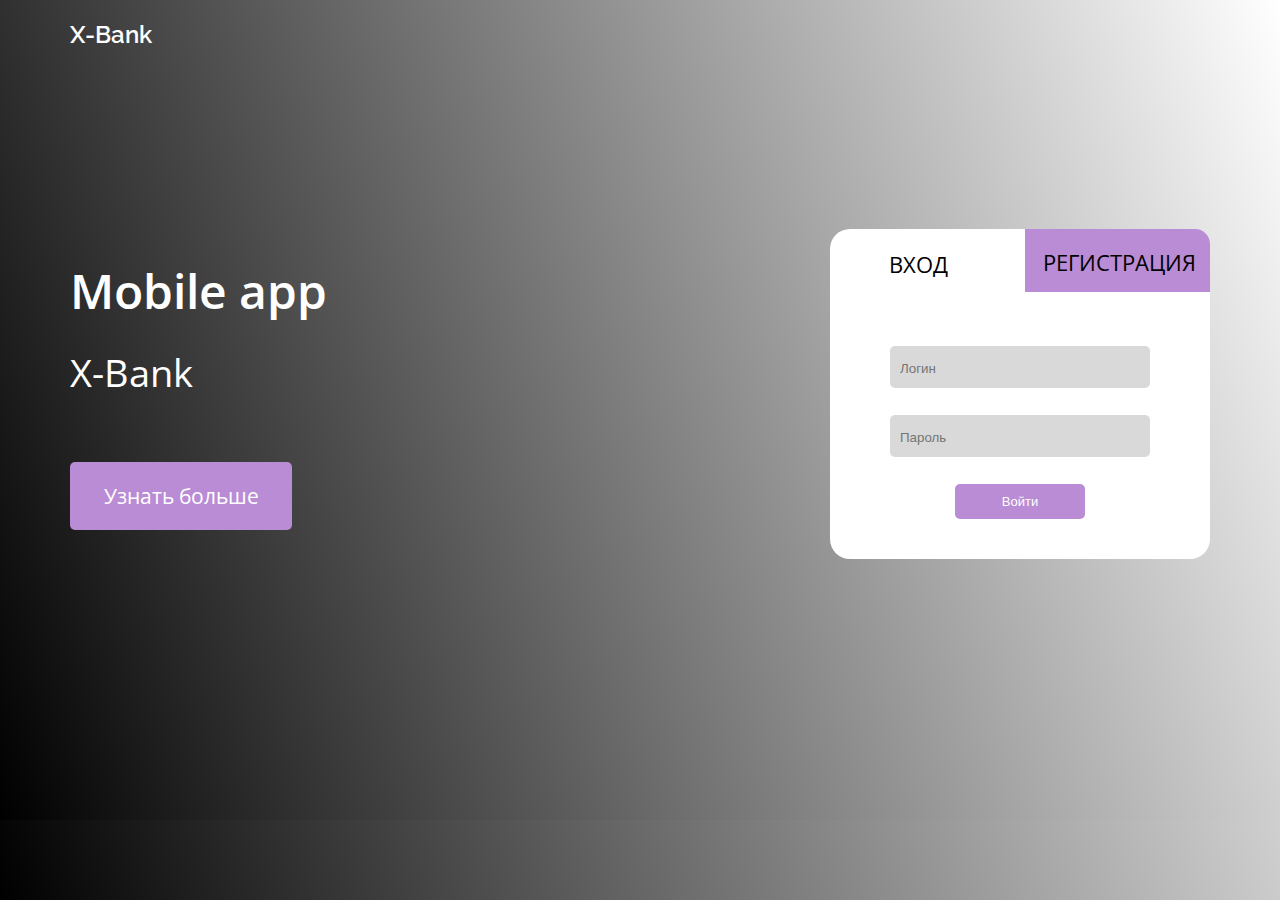
<file: index.html>
<!DOCTYPE html>
<html lang="en">
<head>
    <meta charset="UTF-8">
    <meta name="viewport" content="width=device-width, initial-scale=1.0">
    <title>Document</title>
    <link rel="stylesheet" href="/css/index.css">
    <script src="/signin.js"></script>
</head>
<body>
   <section class="signin">
   <div class="container">
        
    <div class="logo"><p>X-Bank</p></div>
    <div class="wr-el">
        <div class="wr-item"><div class="title"><p>Mobile app</p></div> 
    <div class="direction"><p>X-Bank</p></div>
    <div class="button"><a class="button-link">Узнать больше</a></div></div>

    <form id="form" action="/">
    <div class="wrapper">
            <ul class="tabs">
                <li>
                  <a href="/index.html" class="active">Вход</a>
                </li>
                <div class="noactive-wrap">
                <li>
                  <a href="./verify/verify.html" class="noactive">Регистрация</a>
                </li></div>
              </ul>
              <div id="msg"></div>
            <div class="input-control">
              <label for="login"></label>
                <input id="login" name="login" type="text" minlength="3" maxlength="32" placeholder="Логин" required> <div class="error"></div><div class="error"></div></div> 
                <div class="input-control">
                  <label for="password"></label>
                    <input id="password" name="password" minlength="6" maxlength="32" size="8" type="password" placeholder="Пароль" required> <div class="error"></div> </div>
            <button id="signinButton" type="submit" class="btn">Войти</button>
            <p id="message"></p>
            </div>
        </form>
    </div>
</div>
   </section> 
   
</body>
</html>
</file>
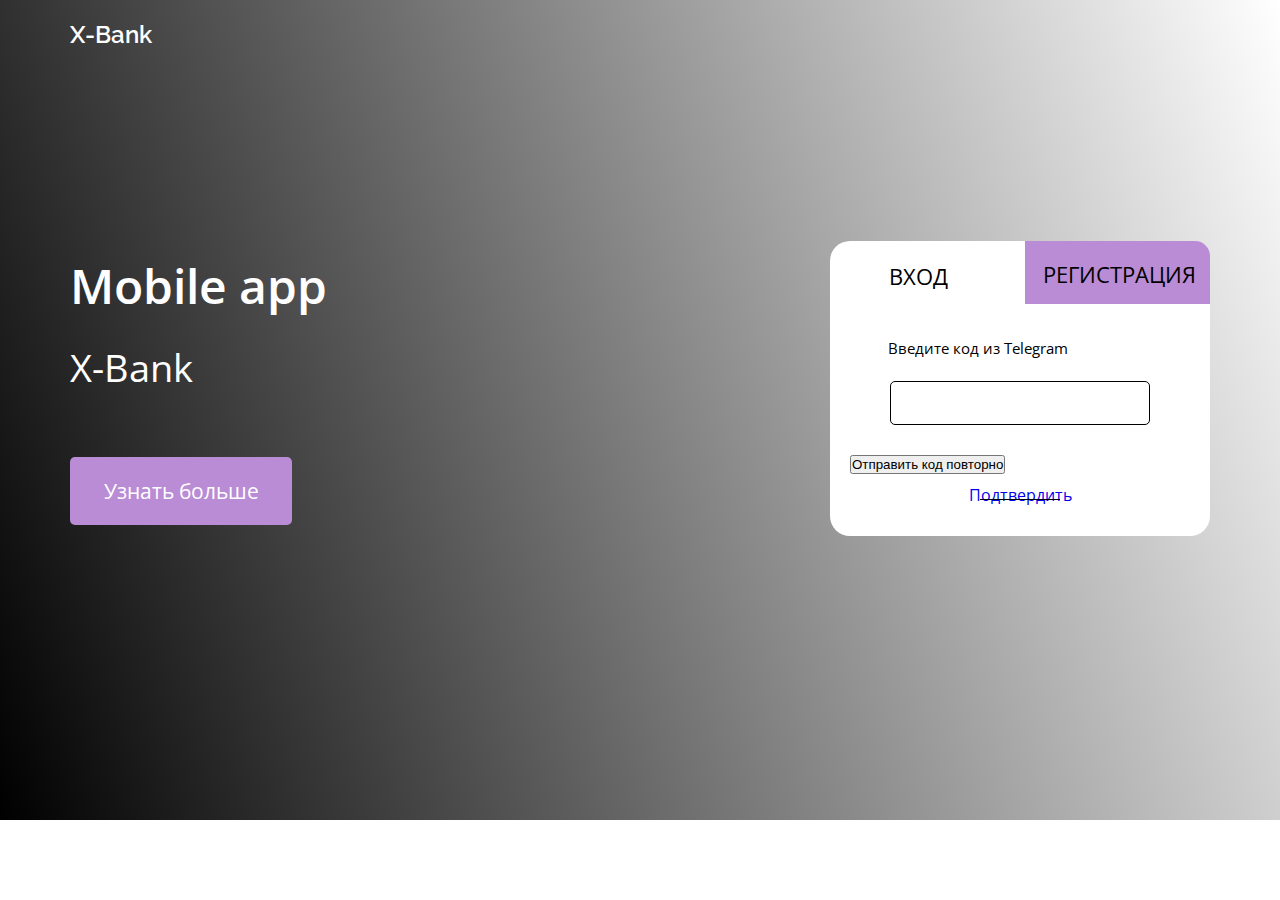
<file: signin-tg/index.html>
<!DOCTYPE html>
<html lang="en">
<head>
    <meta charset="UTF-8">
    <meta name="viewport" content="width=device-width, initial-scale=1.0">
    <title>Document</title>
    <link rel="stylesheet" href="./css/index.css">
</head>
<body>
   <section class="signin-tg">
   <div class="container">
        
    <div class="logo"><p>X-Bank</p></div>
    <div class="wr-el">
        <div class="wr-item"><div class="title"><p>Mobile app</p></div>
    <div class="direction"><p>X-Bank</p></div>
    <div class="button"><a class="button-link">Узнать больше</a></div></div>

    <div class="wrapper">
            <ul class="tabs">
                <li>
                  <a href="../signin/index.html" class="active">Вход</a>
                </li>
                <div class="noactive-wrap">
                <li>
                  <a href="../verify/index.html" class="noactive">Регистрация</a>
                </li></div>
              </ul>
              <div class="account"><p>Введите код из Telegram</p></div>
              <form id="form" action="/">
            <div class="input-control">
                <input type="pin" required><div class="error" aria-placeholder=" "></div><div class="error"></div></div> 
                <div>
                    <button class="notcontrol">Отправить код повторно</button><div class="error"></div> </div>
            <div class="confirm"><a href="/">Подтвердить</a></div>
        </form>
    </div>

</div>

   </div>
   </section> 
</body>
</html>
</file>
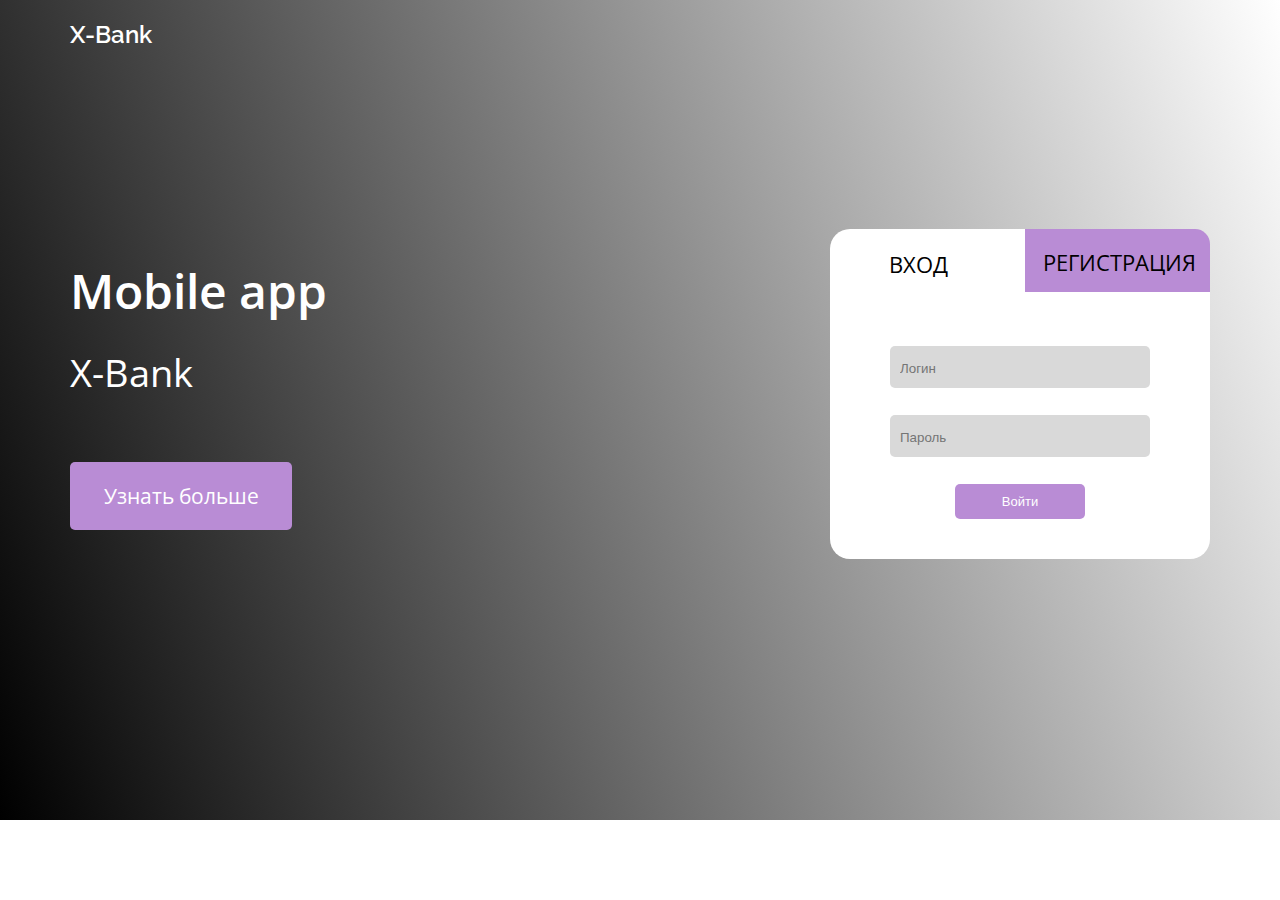
<file: signin/index.html>
<!DOCTYPE html>
<html lang="en">
<head>
    <meta charset="UTF-8">
    <meta name="viewport" content="width=device-width, initial-scale=1.0">
    <title>Document</title>
    <link rel="stylesheet" href="./css/index.css">
    <script src="/signin/signin.js"></script>
</head>
<body>
   <section class="signin">
   <div class="container">
        
    <div class="logo"><p>X-Bank</p></div>
    <div class="wr-el">
        <div class="wr-item"><div class="title"><p>Mobile app</p></div>
    <div class="direction"><p>X-Bank</p></div>
    <div class="button"><a class="button-link">Узнать больше</a></div></div>

    <form id="form" action="/">
    <div class="wrapper">
            <ul class="tabs">
                <li>
                  <a href="../signin/index.html" class="active">Вход</a>
                </li>
                <div class="noactive-wrap">
                <li>
                  <a href="../verify/verify.html" class="noactive">Регистрация</a>
                </li></div>
              </ul>
              
            <div class="input-control">
              <label for="login"></label>
                <input id="login" name="login" type="text" placeholder="Логин" required> <div class="error"></div><div class="error"></div></div> 
                <div class="input-control">
                  <label for="password"></label>
                    <input id="password" name="password" maxlength="8" size="8" type="password" placeholder="Пароль" required> <div class="error"></div> </div>
            <button type="submit" class="btn">Войти</button>
            <p id="message"></p>
            </div>
        </form>
    </div>
</div>

   </div>
   </section> 
   
</body>
</html>
</file>
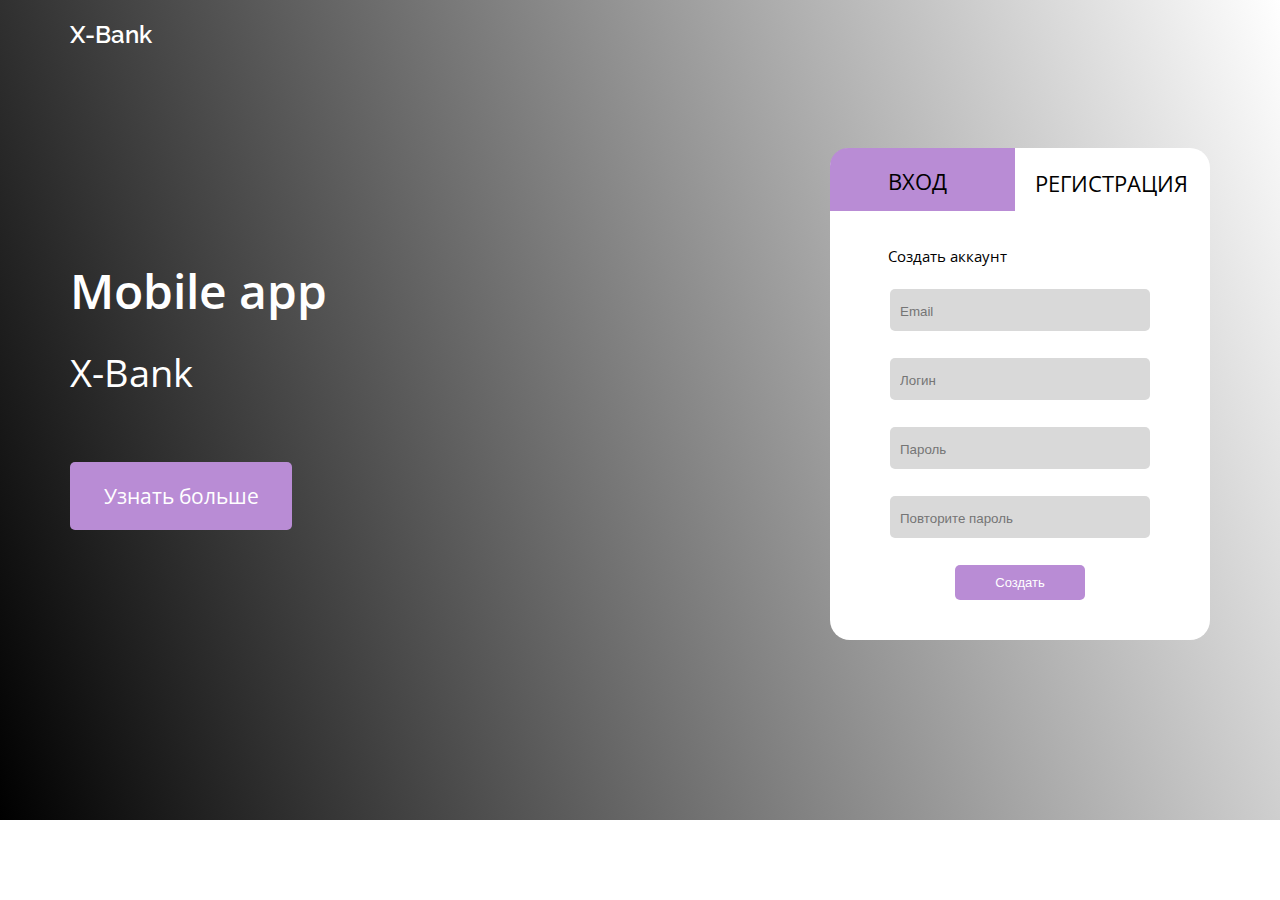
<file: verify/index.html>
<!DOCTYPE html>
<html lang="en">
<head>
    <meta charset="UTF-8">
    <meta name="viewport" content="width=device-width, initial-scale=1.0">
    <title>Document</title>
    <link rel="stylesheet" href="./css/index.css">
    <script src="./verify.js"></script>
</head>
<body>
   <section class="verify">
   <div class="container">
        
    <div class="logo"><p>X-Bank</p></div>
    <div class="wr-el">
        <div class="wr-item"><div class="title"><p>Mobile app</p></div>
    <div class="direction"><p>X-Bank</p></div>
    <div class="button"><a class="button-link">Узнать больше</a></div></div>

    <div class="wrapper">
            <ul class="tabs">
            <div class="noactive-wrap">
                <li>
                  <a href="../signin/index.html" class="noactive">Вход</a>
                </li></div>
                <li>
                  <a href="../verify/" class="active">Регистрация</a>
                </li>
              </ul>
              <div class="account"><p>Создать аккаунт</p></div>
              <form action="../loading/index.html">
            <div class="input-control">
              <label for="email"></label>
                <input id="email" name="email" type="text" placeholder="Email" required>
                <div class="error"></div></div>
                <div class="input-control">
                  <label for="login"></label>
                    <input id="login" name="login" type="text" placeholder="Логин" required>
                    <div class="error"></div>
            </div>
            <div class="input-control">
              <label for="password"></label>
              <input id="password" name="password" maxlength="8" size="8" type="password" placeholder="Пароль" required>
              <div class="error"></div>
      </div>
            <div class="input-control">
              <label for="password2"></label>
        <input id="password2" name="password2" maxlength="8" size="8" type="password" placeholder="Повторите пароль" required>
        <div class="error"></div>
            </div>
            <button type="submit" class="btn">Создать</button>
        </form>
    </div>

</div>

   </div>
   </section> 
</body>
</html>
</file>
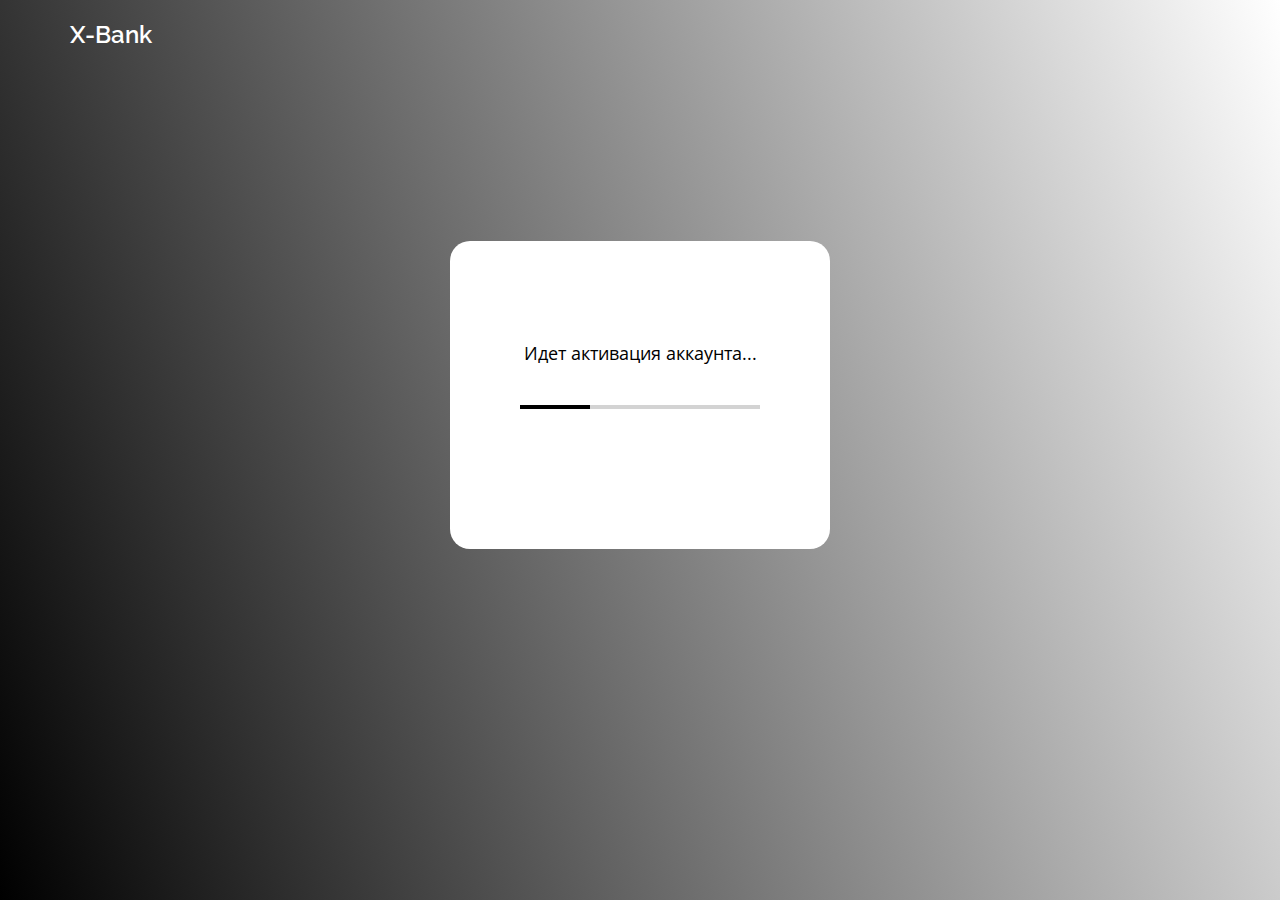
<file: loading/loading.html>
<!DOCTYPE html>
<html lang="en">
<head>
    <meta charset="UTF-8">
    <meta name="viewport" content="width=device-width, initial-scale=1.0">
    <title>Document</title>
    <link rel="stylesheet" href="./css/index.css">
    <script src="./loading.js"></script>
</head>
<body>
   <section class="loading">
   <div class="container">
        
    <div class="logo"><p>X-Bank</p></div>
<div class="wrapper" id="wrapper">
      <div class="loading-line">Идет активация аккаунта...</div>
<div class="outer-loader"><div class="inner-loader"></div></div>
</div>

   </div>
   </section> 
   
</body>
</html>
</file>
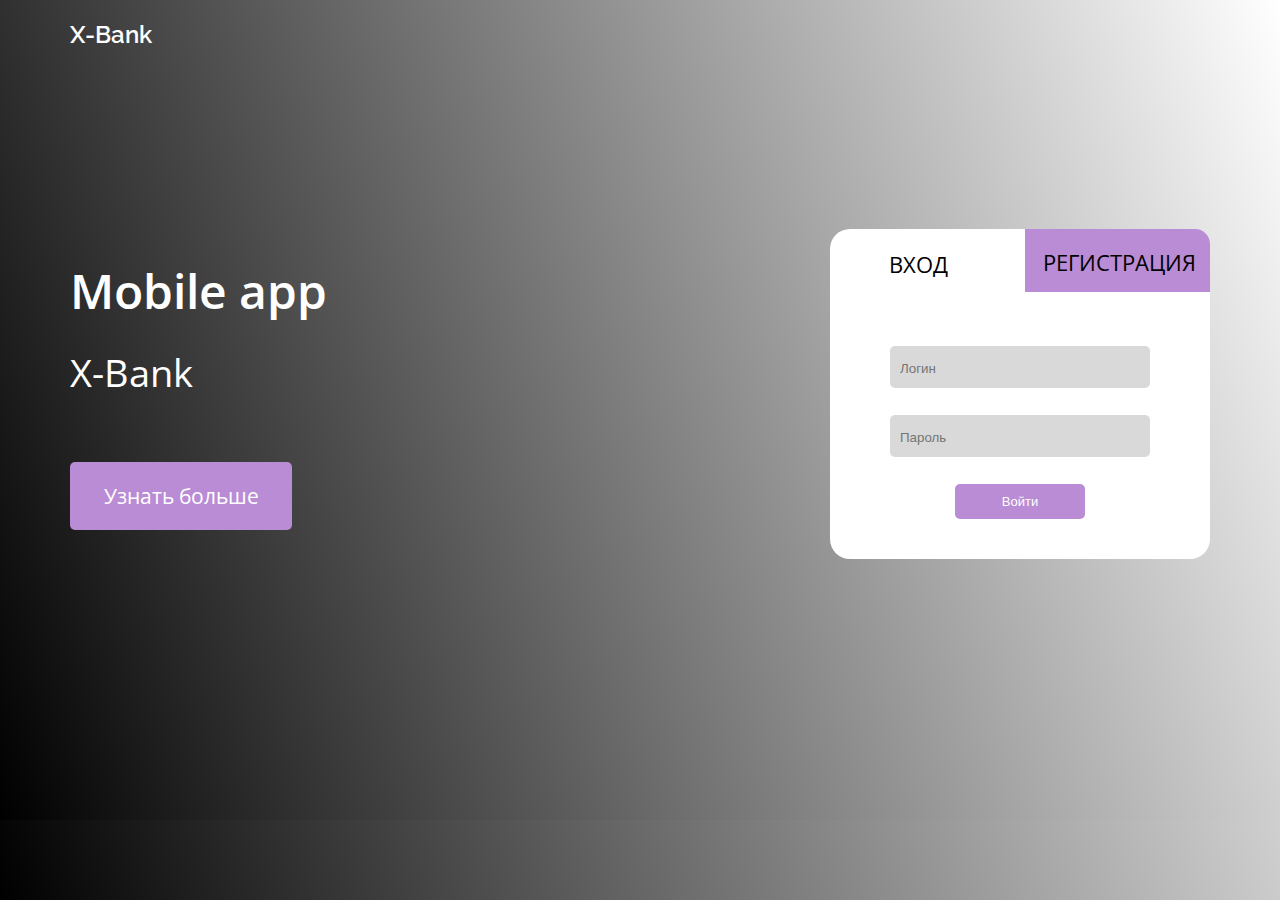
<file: personalData/personalData.html>
<!DOCTYPE html>
<html lang="en">
<head>
    <meta charset="UTF-8">
    <meta name="viewport" content="width=device-width, initial-scale=1.0">
    <title>Document</title>
    <link rel="stylesheet" href="./css/index.css">
    <script src="personalData.js"></script>
</head>
<body>
<header class="header">
    <div class="container">
        <div class="menu">
            <div class="logo"><p>X-Bank</p></div>
            <nav class="navigation">
                <ul class="nav-list">
                    <img src="./img/user.png" alt="/">
                    <a href="" id="username">Имя пользователя</a>
                    <img src="./img/exit.png" alt="/">
                    <a href="../index.html">Выйти</a>
                </ul>
            </nav>
        </div>

    </div>
</header>

<section class="personaldate">
    <div class="container">
        <form id="personal-data">
            <div class="description"><p>Персональные данные</p></div>
            <label for="gender">Пол:</label>
            <select id="gender" name="gender">
                <option value=""></option>
                <option value="male">Мужской</option>
                <option value="female">Женский</option>
            </select>

            <label for="lastName">Фамилия:</label>
            <input type="text" id="lastName">

            <label for="firstName">Имя:</label>
            <input type="text" id="firstName">

            <label for="fathersName">Отчество:</label>
            <input type="text" id="fathersName">

            <label for="phoneNumber">Номер телефона:</label>
            <input type="tel" id="phoneNumber">

            <label for="passportId">Идентификационный номер паспорта:</label>
            <input type="tel" id="passportId">

            <label for="dateOfBirth">Дата рождения:</label>
            <input type="date" id="dateOfBirth">

            <label for="liveInCountry">Страна проживания:</label>
            <select id="liveInCountry">
                <option value=""></option>
                <option value="bel">Республика Беларусь</option>
                <option value="rus">Россия</option>
                <option value="uk">Украина</option>
            </select>

            <label for="address">Адрес проживания:</label>
            <input type="text" id="address">

            <div class="tg" id="tgwrap" style="display: flex; justify-content: space-between">
                <p style="display: flex; justify-content: center; align-items: center; font-size: 20px;">Telegram</p>
                <div id="tginputwrap" style="display: flex">
                    <input class="tg-id" type="text" id="tg-id" name="tg-id" hidden="hidden" style="margin: 0;">
                    <button class="button" id="deleteTg" type="button" hidden="hidden" style="margin: 0;">Отвязать</button>
                </div>
            </div>
        </form>
    </div>
</section>
</body>
</html>
</file>
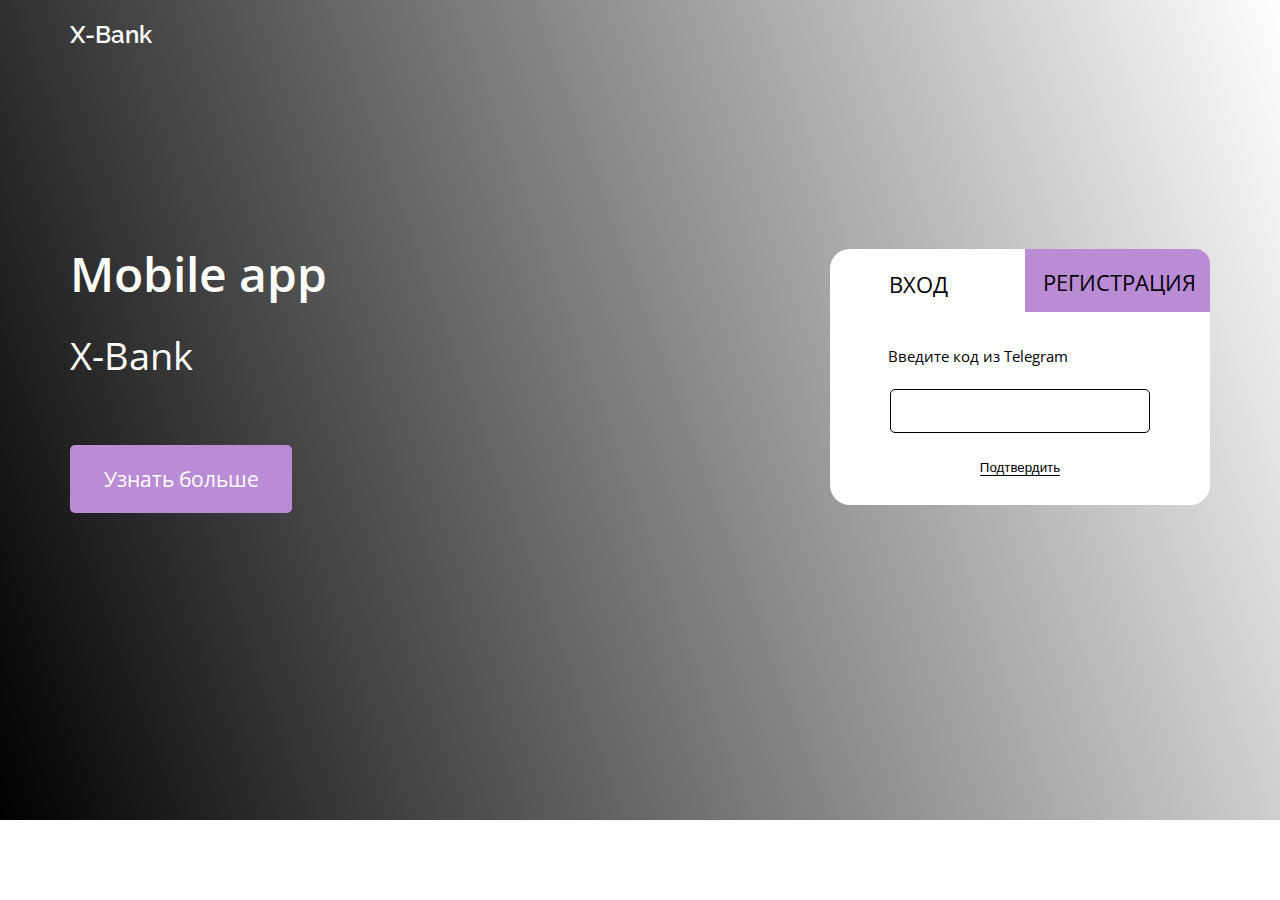
<file: signin-tg/signin-tg.html>
<!DOCTYPE html>
<html lang="en">
<head>
    <meta charset="UTF-8">
    <meta name="viewport" content="width=device-width, initial-scale=1.0">
    <title>Document</title>
    <link rel="stylesheet" href="./css/index.css">
    <script src="./signin-tg.js"></script>
</head>
<body>
   <section class="signin-tg">
   <div class="container">
        
    <div class="logo"><p>X-Bank</p></div>
    <div class="wr-el">
        <div class="wr-item"><div class="title"><p>Mobile app</p></div>
    <div class="direction"><p>X-Bank</p></div>
    <div class="button"><a class="button-link">Узнать больше</a></div></div>

    <div class="wrapper">
            <ul class="tabs">
                <li>
                  <a href="/index.html" class="active">Вход</a>
                </li>
                <div class="noactive-wrap">
                <li>
                  <a href="/verify/verify.html" class="noactive">Регистрация</a>
                </li></div>
              </ul>
              <div class="account"><p>Введите код из Telegram</p></div>
              <form id="form">
            <div class="input-control">
                <input id="twoFactorAuthenticationCode" name="twoFactorAuthenticationCode" type="pin" required></div> 
            <button class="confirm" id="signinTgButton" type="button">Подтвердить</button>
        </form>
    </div>

</div>

   </div>
   </section> 
</body>
</html>
</file>
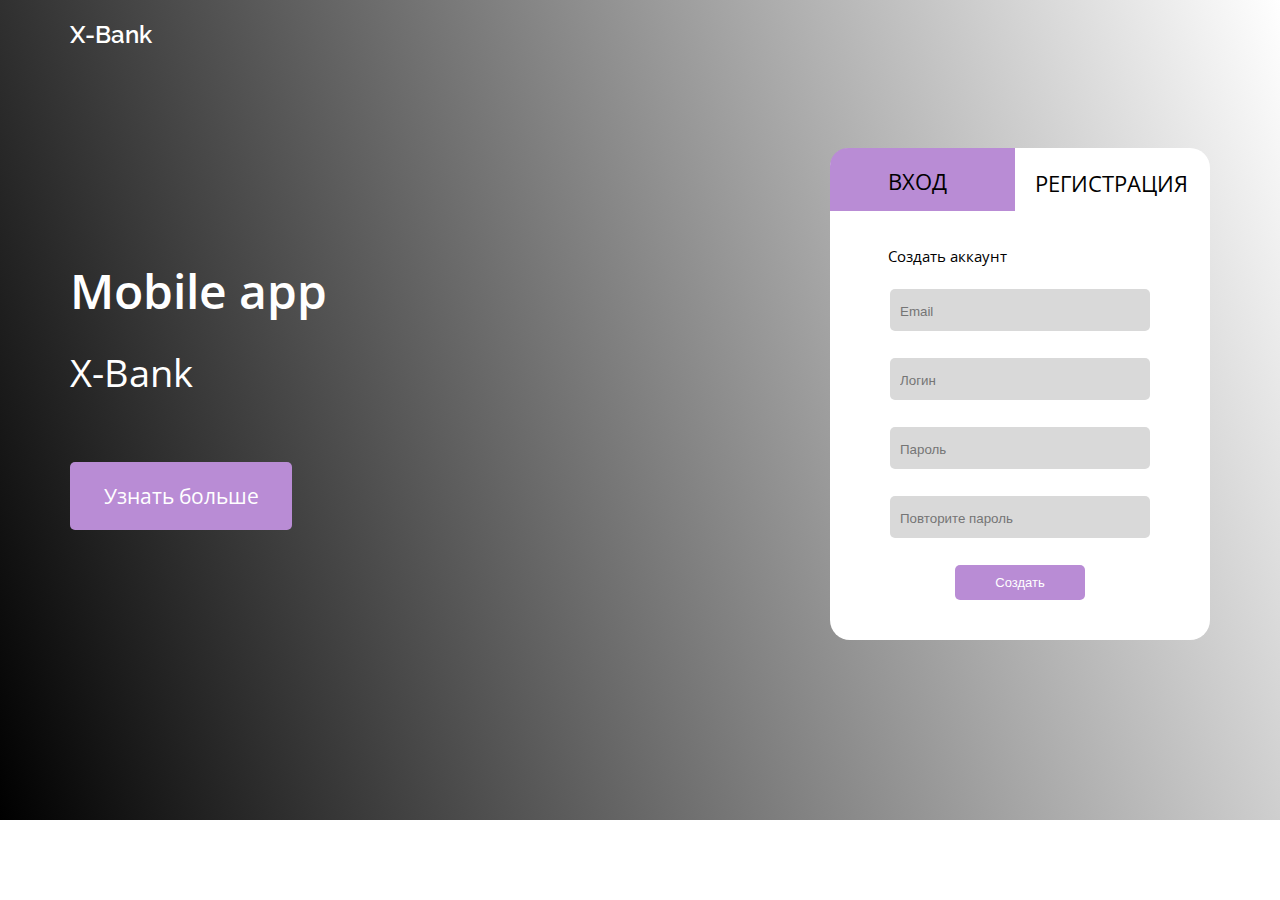
<file: verify/verify.html>
<!DOCTYPE html>
<html lang="en">
<head>
    <meta charset="UTF-8">
    <meta name="viewport" content="width=device-width, initial-scale=1.0">
    <title>Document</title>
    <link rel="stylesheet" href="./css/index.css">
    <script src="./verify.js"></script>
</head>
<body>
   <section class="verify">
   <div class="container">
  
    <div class="logo"><p>X-Bank</p></div>
    <div class="wr-el">
        <div class="wr-item"><div class="title"><p>Mobile app</p></div>
    <div class="direction"><p>X-Bank</p></div>
    <div class="button"><a class="button-link">Узнать больше</a></div></div>

    <div class="wrapper">
            <ul class="tabs">
            <div class="noactive-wrap">
                <li>
                  <a href="/index.html" class="noactive">Вход</a>
                </li></div>
                <li>
                  <a href="./verify.html" class="active">Регистрация</a>
                </li>
              </ul>
              <div class="account"><p>Создать аккаунт</p></div>
              <form action="" id="form">
            <div class="input-control">
              <label for="email"></label>
                <input id="email" name="email" type="email" placeholder="Email" required>
                <div class="error"></div></div>
                <div class="input-control">
                  <label for="login"></label>
                    <input id="login" name="login" minlength="3" maxlength="32" type="text" placeholder="Логин" required>
                    <div class="error"></div>
            </div>
            <div class="input-control">
              <label for="password"></label>
              <input id="password" name="password" minlength="6" maxlength="32" type="password" placeholder="Пароль" required>
              <div class="error"></div>
      </div>
            <div class="input-control">
              <label for="password2"></label>
        <input id="password2" name="password2" minlength="6" maxlength="32" type="password" placeholder="Повторите пароль" required>
        <div class="error"></div>
            </div>
            <button type="submit" class="btn">Создать</button>
            <p id="message"></p>
        </form>
    </div>
  </div>
</div>
   </section> 
</body>
</html>
</file>
<file: css/index.css>
@import url("./_fonts.css");
@import url("./signin.css");

* {
    margin: 0;
    padding: 0;
    box-sizing: border-box;
    list-style: none;
    text-decoration: none;
}

html {
    font-family: "Open Sans", "Raleway", sans-serif;
}

.container {
    max-width: 1170px;
    padding: 0 15px;
    margin: auto;
}

body {
    background: linear-gradient(70deg, #000, #FFF);
    min-height: 100vh;
}
</file>
<file: signin-tg/css/index.css>
@import url("./_fonts.css");
@import url("./signin-tg.css");

* {
    margin: 0;
    padding: 0;
    box-sizing: border-box;
    list-style: none;
    text-decoration: none;
  }

  html {
    font-family: "Open Sans", "Raleway", sans-serif;
  }

  .container {
    max-width: 1170px;
    padding: 0 15px;
    margin: auto;
  }
</file>
<file: signin/css/index.css>
@import url("./_fonts.css");
@import url("./signin.css");

* {
    margin: 0;
    padding: 0;
    box-sizing: border-box;
    list-style: none;
    text-decoration: none;
  }

  html {
    font-family: "Open Sans", "Raleway", sans-serif;
  }

  .container {
    max-width: 1170px;
    padding: 0 15px;
    margin: auto;
  }
</file>
<file: verify/css/index.css>
@import url("./_fonts.css");
@import url("./verify.css");

* {
    margin: 0;
    padding: 0;
    box-sizing: border-box;
    list-style: none;
    text-decoration: none;
  }

  html {
    font-family: "Open Sans", "Raleway", sans-serif;
  }

  .container {
    max-width: 1170px;
    padding: 0 15px;
    margin: auto;
  }
</file>
<file: loading/css/index.css>
@import url("./_fonts.css");
@import url("./loading.css");

* {
    margin: 0;
    padding: 0;
    box-sizing: border-box;
    list-style: none;
    text-decoration: none;
}

html {
    font-family: "Open Sans", "Raleway", sans-serif;
}

.container {
    max-width: 1170px;
    padding: 0 15px;
    margin: auto;
}

body {
    background: linear-gradient(70deg, #000, #FFF);
    min-height: 100vh;
}
</file>
<file: personalData/css/index.css>
@import url("./_fonts.css");
@import url("personalData.css");

* {
    margin: 0;
    padding: 0;
    box-sizing: border-box;
    list-style: none;
    text-decoration: none;
}

html {
    font-family: "Open Sans", "Raleway", sans-serif;
}

.container {
    max-width: 1170px;
    padding: 0 15px;
    margin: auto;
}

body {
    min-height: 100vh;
    background: linear-gradient(70deg, #000, #FFF);
}
</file>
